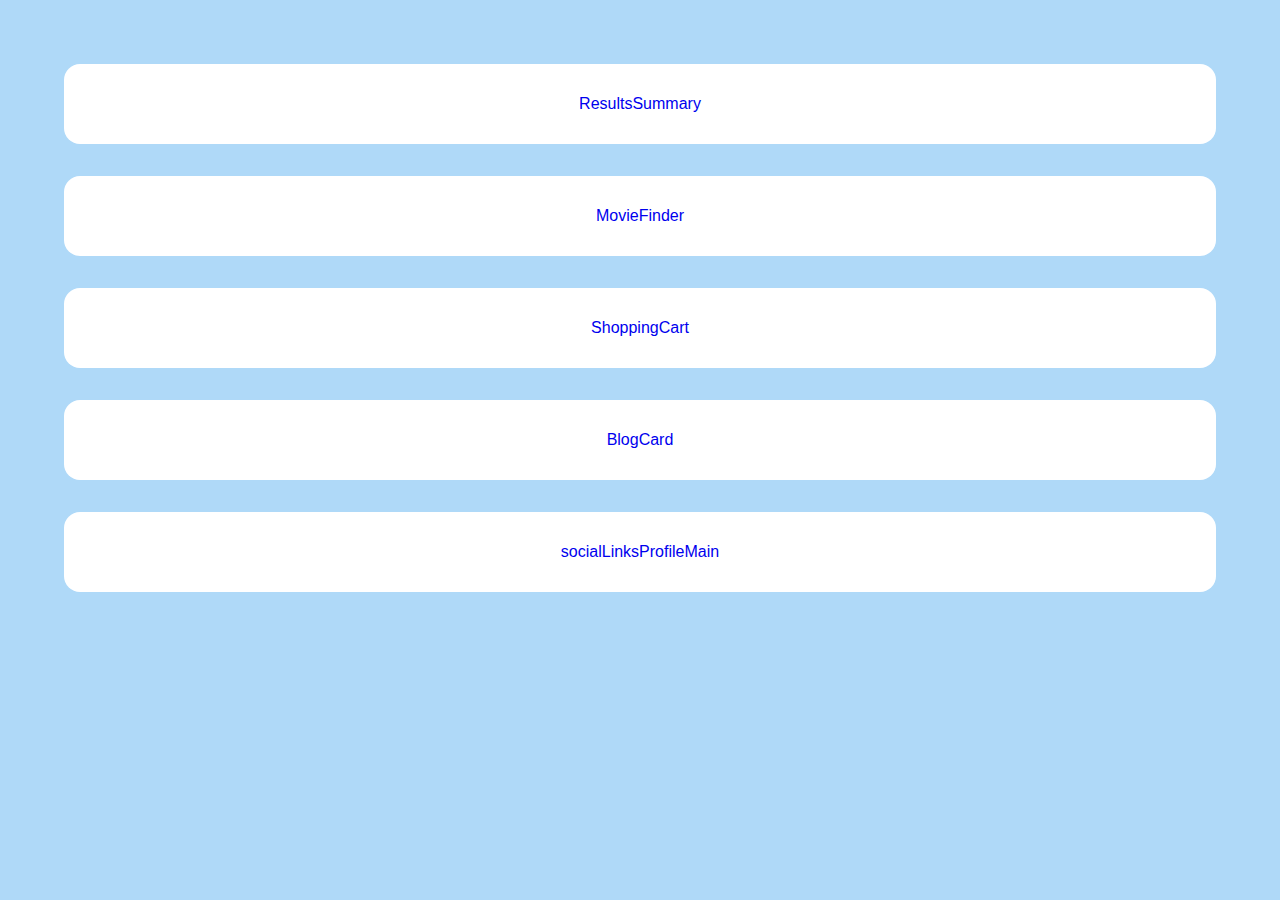
<file: index.html>
<!DOCTYPE html>
<html lang="en">
<head>
  <meta charset="UTF-8">
  <meta name="viewport" content="width=device-width, initial-scale=1.0">
  <title>Projects</title>
  <link rel="stylesheet" href="./node_modules/reset.css/reset.css">
  <link rel="stylesheet" href="styles.css">
</head>
<body>
  <ul>
    <li><a href="./resultsSummary/resultsSummary.html">ResultsSummary</a></li>
    <li><a href="./movieFinder/movieFinder.html">MovieFinder</a></li>
    <li><a href="./shoppingCart/shoppingCart.html">ShoppingCart</a></li>
    <li><a href="./blogPreviewCardMain/blogPreviewCardMain.html">BlogCard</a></li>
    <li><a href="./socialLinksProfileMain/socialLinksProfileMain.html">socialLinksProfileMain</a></li>
  </ul>
</body>
</html>
</file>
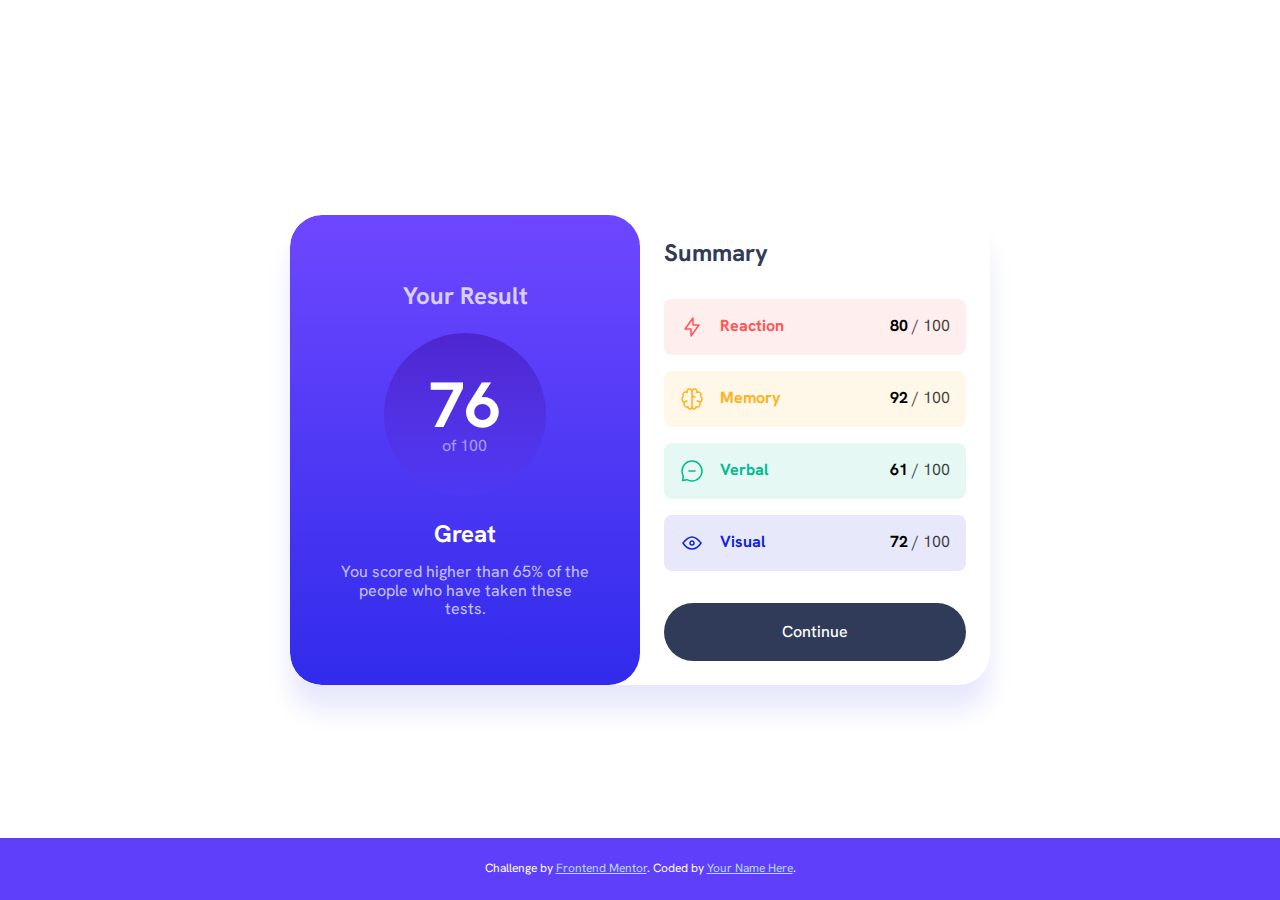
<file: results-summary/index.html>
<!DOCTYPE html>
<html lang="en">
<head>
  <meta charset="UTF-8">
  <meta name="viewport" content="width=device-width, initial-scale=1.0">

  <link rel="icon" type="image/png" sizes="32x32" href="./assets/images/favicon-32x32.png">
  <link rel="stylesheet" href="normalize.css">
  <link rel="stylesheet" href="styles.css">
  
  <title>Frontend Mentor | Results summary component</title>

</head>
<body>
  <div class="container">
    <div class="result">
      <h2 class="result-title">
        Your Result
      </h2>
      <div class="result-value">
        <span class="result-value-big">
          76
        </span>
        <span class="result-value-small">
          of 100
        </span>
      </div>
      <div class="result-desc">
        <h2>Great</h2>
        <p>You scored higher than 65% of the people who have taken these tests.</p>
      </div>
    </div>
    <div class="summary">
      <h2 class="summary-title">
        Summary
      </h2>
      <section class="summary-cats">
        <div id="cat-1" class="summary-cat">
          <img src="assets/images/icon-reaction.svg" alt="" class="summary-cat-icon">
          <span class="summary-cat-name">
            Reaction
          </span>
          <p class="summary-cat-value">
            <span class="bold">
              80 
            </span>
            <span class="light">
              / 100
            </span>
          </p>
        </div>
        <div id="cat-2" class="summary-cat">
          <img src="assets/images/icon-memory.svg" alt="" class="summary-cat-icon">
          <span class="summary-cat-name">
            Memory
          </span>
          <p class="summary-cat-value">
            <span class="bold">
              92 
            </span>
            <span class="light">
              / 100
            </span>
          </p>
        </div>
        <div id="cat-3" class="summary-cat">
          <img src="assets/images/icon-verbal.svg" alt="" class="summary-cat-icon">
          <span class="summary-cat-name">
            Verbal
          </span>
          <p class="summary-cat-value">
            <span class="bold">
              61 
            </span>
            <span class="light">
              / 100
            </span>
          </p>
        </div>
        <div id="cat-4" class="summary-cat">
          <img src="assets/images/icon-visual.svg" alt="" class="summary-cat-icon">
          <span class="summary-cat-name">
            Visual
          </span>
          <p class="summary-cat-value">
            <span class="bold">
              72
            </span>
            <span class="light">
              / 100
            </span>
          </p>
        </div>
      </section>
      <button class="summary-button">
        <span>
          Continue
        </span>
      </button>
    </div>
  </div>
  
  <div class="attribution">
    Challenge by <a href="https://www.frontendmentor.io?ref=challenge" target="_blank">Frontend Mentor</a>. 
    Coded by <a href="#">Your Name Here</a>.
  </div>
</body>
</html>
</file>
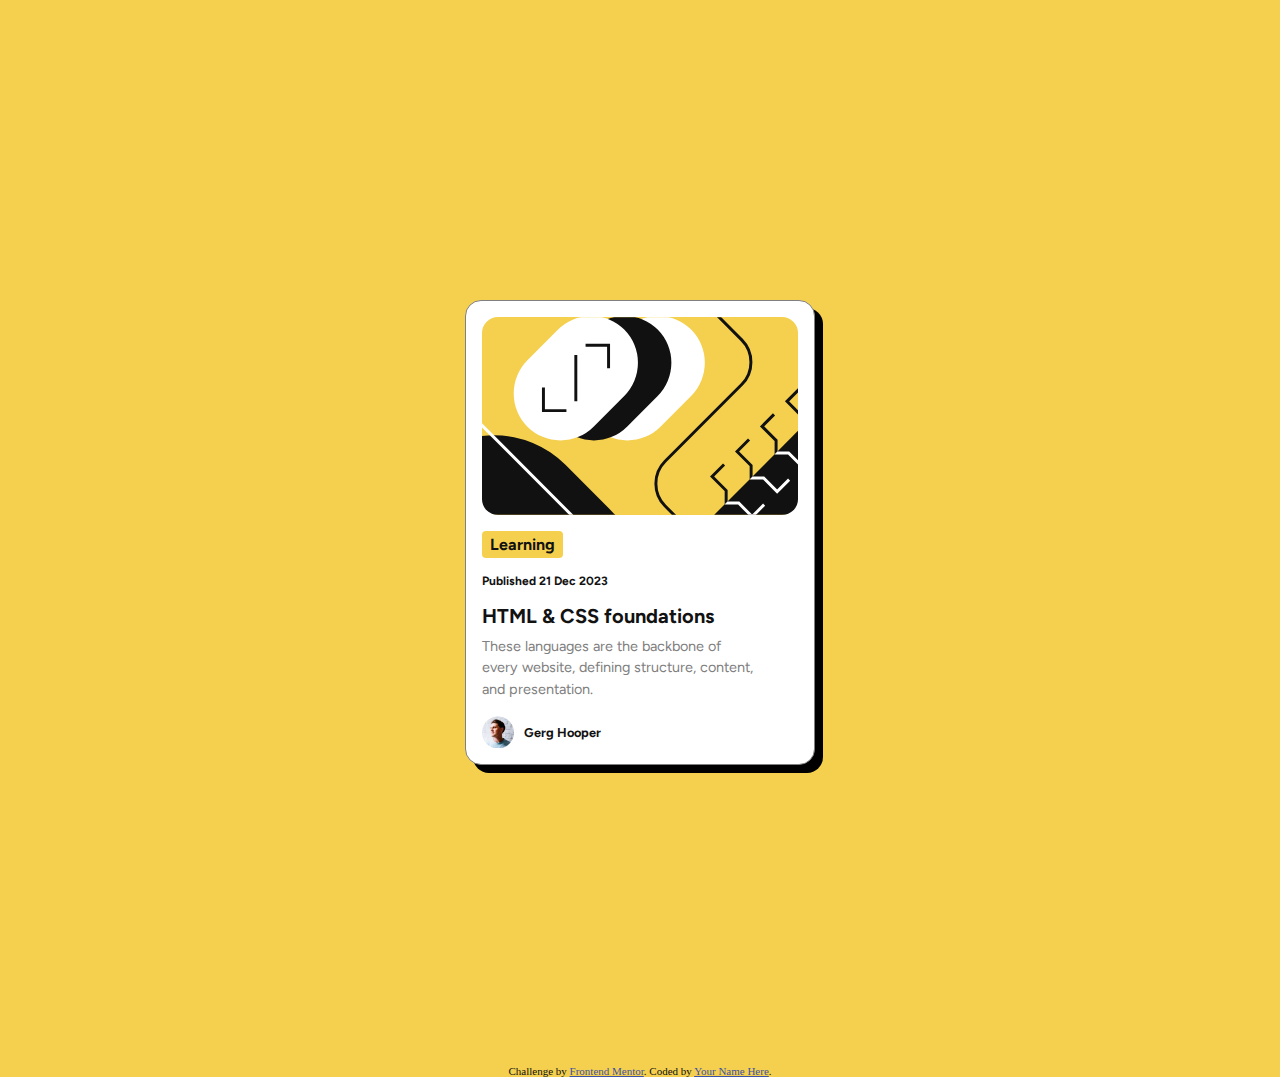
<file: blogPreviewCardMain/blogPreviewCardMain.html>
<!DOCTYPE html>
<html lang="en">
  <head>
    <meta charset="UTF-8" />
    <meta name="viewport" content="width=device-width, initial-scale=1.0" />
    <!-- displays site properly based on user's device -->

    <link
      rel="icon"
      type="image/png"
      sizes="32x32"
      href="assets/images/favicon-32x32.png"
    />

    <title>Frontend Mentor | Blog preview card</title>
    <link rel="stylesheet" href="styles.css">

    <!-- Feel free to remove these styles or customise in your own stylesheet 👍 -->
    <style>
      .attribution {
        font-size: 11px;
        text-align: center;
      }
      .attribution a {
        color: hsl(228, 45%, 44%);
      }
    </style>
  </head>
  <body>

    <article class="card">
      <picture class="card__image">
      </picture>
      <div class="card__tags">
        <span class="card__tag">Learning</span>
      </div>
      <p class="card__content">
        Published 
        <time datetime="2023-12-21">21 Dec 2023</time>
      </p>
      <h2 class="card__title">
        HTML & CSS foundations
      </h2>
      <p class="card__info">
        These languages are the backbone of every website, defining structure, content, and presentation.
      </p>
      <footer class="card__author">
        <picture class="card__author__avatar">
        </picture>
        <span>
          Gerg Hooper
        </span>
      </footer>
    </article>

    <div class="attribution">
      Challenge by
      <a href="https://www.frontendmentor.io?ref=challenge" target="_blank"
        >Frontend Mentor</a
      >. Coded by <a href="#">Your Name Here</a>.
    </div>
  </body>
</html>
</file>
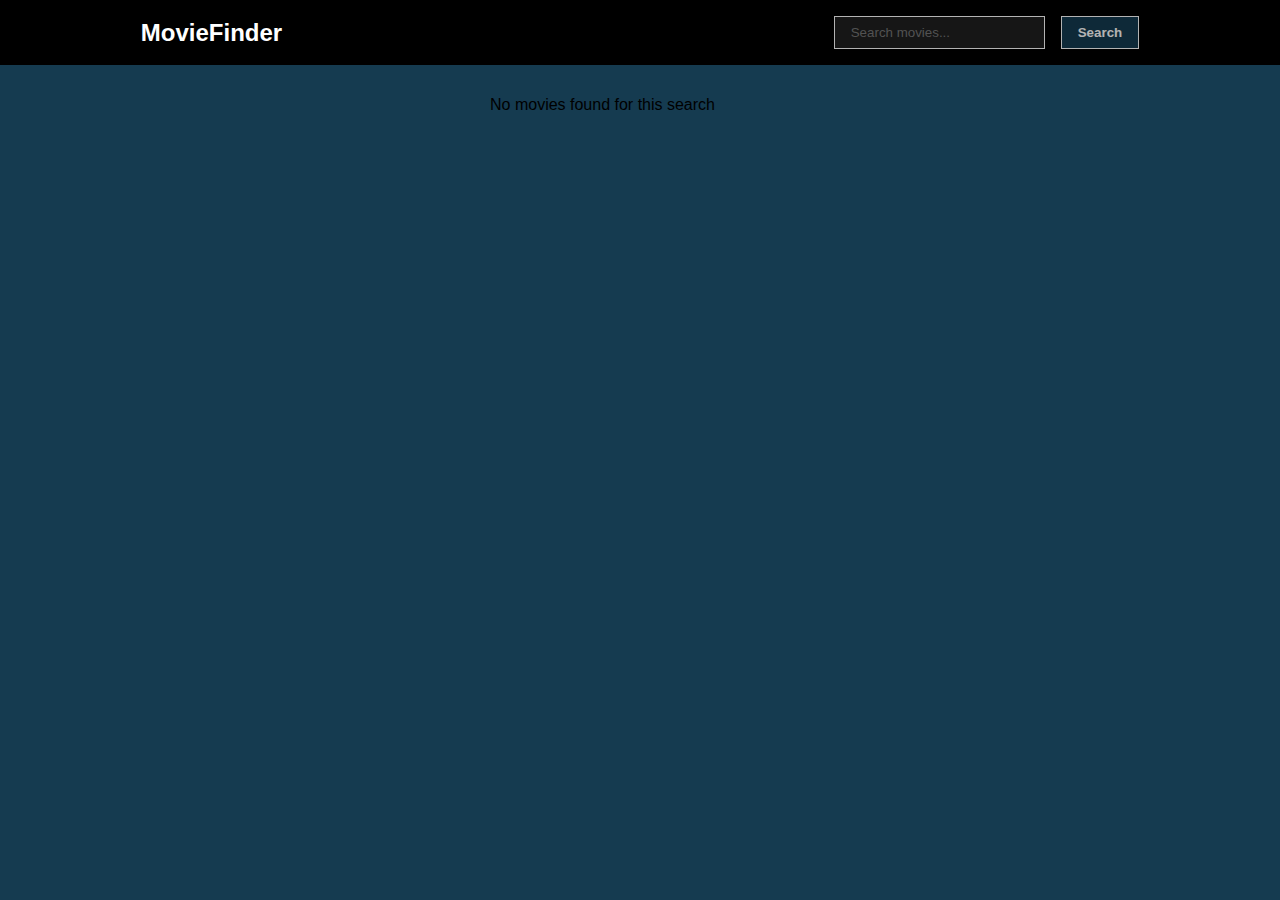
<file: movieFinder/movieFinder.html>
<!doctype html>
<html lang="en">
  <head>
    <meta charset="UTF-8" />
    <link rel="icon" type="image/svg+xml" href="./vite.svg" />
    <meta name="viewport" content="width=device-width, initial-scale=1.0" />
    <title>Vite + React + TS</title>
    <link rel="stylesheet" href="https://fonts.googleapis.com/css2?family=Material+Symbols+Outlined:opsz,wght,FILL,GRAD@24,400,0,0" />
    <script type="module" crossorigin src="./assets/index-H8Fex0Rd.js"></script>
    <link rel="stylesheet" crossorigin href="./assets/index-MeV-U5gr.css">
  </head>
  <body>
    <div id="root" class="container"></div>
  </body>
</html>
</file>
<file: styles.css>
ul {
  display: flex;
  padding-block: 5%;
  width: 100%;
  flex-direction: column;
  justify-content: center;
  align-items: center;
  gap: 2rem;
}

*{
  box-sizing: border-box;
}

body{
  font-family: Arial, "Helvetica Neue", Helvetica, sans-serif;
  background-color: #afd9f8;
}

li{
  width: 90%;
  background: #FFF;
  border-radius: 1rem;
  overflow: hidden;
}

a{
  text-decoration: none;
  display: inline-block;
  text-align: center;
  width: 100%;
  padding: 2rem;

}

a:hover {
  text-decoration: underline;
  background-color: #000;
}
</file>
<file: results-summary/styles.css>
:root{--op: .10}.attribution{z-index:200;font-size:12px;text-align:center;position:fixed;bottom:0;padding-block:1.5rem;width:100%;background:#603ffb;color:#fff}.attribution a{color:#b3daff}@font-face{font-family:"HankenGrotesk";src:url(assets/fonts/HankenGrotesk-VariableFont_wght.ttf);font-weight:100 900}*{margin:0;padding:0;box-sizing:border-box;font-family:"HankenGrotesk"}html{min-height:100vh}body{padding-bottom:4rem;min-height:100vh;display:flex}.container{border-radius:2rem;overflow:hidden;box-shadow:0 25px 25px 0 rgb(17, 37, 214, var(--op));width:min(700px,100%);position:absolute;top:50%;left:50%;transform:translate(-50%, -50%)}.container{display:grid;grid-template-columns:repeat(auto-fit, minmax(min(350px, 100%), 1fr))}.result,.summary{padding:1.5rem}.result{background:#6e47ff;background:linear-gradient(180deg, rgb(110, 71, 255) 0%, rgb(49, 43, 235) 100%);gap:1.5rem;display:flex;flex-direction:column;justify-content:center;align-items:center;flex-grow:1;border-radius:inherit}.result *{color:#fff}.result-title{opacity:.75}.result-value{background:rgba(110,71,255,.1);background:linear-gradient(0deg, rgba(110, 71, 255, 0.1) 0%, rgba(75, 35, 202, 0.9) 100%);width:fit-content;aspect-ratio:1/1;padding:2.5rem;border-radius:50%;display:flex;justify-content:center;align-items:center;flex-direction:column}.result-value-big{font-size:clamp(3rem,5vw,7rem);text-align:center;font-weight:700;line-height:1}.result-value-small{opacity:.5}.result-desc{text-align:center;width:85%;display:flex;flex-direction:column;gap:1rem}.result-desc p{opacity:.7}.summary{display:flex;flex-direction:column;flex-grow:1;color:#303b59}.summary-cats{margin:2rem 0;display:flex;flex-direction:column;gap:1rem}.summary-cat{display:flex;background:#f0f0f0;padding:1rem;border-radius:.5rem;align-items:center;justify-content:space-between;gap:1rem}.summary-cat-icon{height:1.5rem;display:block}.summary-cat-name{margin-right:auto;font-weight:700}.summary-cat-value{color:#000}.summary-cat-value .light{opacity:.75}.summary-cat-value .bold{font-weight:700}.summary-button{background-color:#303b59;color:#fff;border:none;padding:1.25rem;border-radius:2rem;font-weight:500;position:relative;overflow:hidden}.summary-button span{z-index:100;position:relative}.summary-button:hover{cursor:pointer}.summary-button:hover::after{height:100%}.summary-button::after{content:"";z-index:0;transition:.1s height;position:absolute;bottom:0;left:0;width:100%;height:0%;background:#6e47ff;background:linear-gradient(180deg, rgb(110, 71, 255) 0%, rgb(75, 35, 202) 100%)}#cat-1{color:#f55;background-color:rgb(255, 85, 85, var(--op))}#cat-2{color:#ffb21e;background-color:rgb(255, 178, 30, var(--op))}#cat-3{color:#00bb8f;background-color:rgb(0, 187, 143, var(--op))}#cat-4{color:#1125d6;background-color:rgb(17, 37, 214, var(--op))}@media screen and (max-width: 700px){.container{position:static;transform:none;width:100%;border-radius:0}.result{border-radius:0 0 2rem 2rem}.result-value{padding:1.5rem}}/*# sourceMappingURL=styles.css.map */
</file>
<file: blogPreviewCardMain/styles.css>
* {
  margin: 0;
  padding: 0;
  box-sizing: border-box;
}

:root {
  --main-color: hsl(47, 88%, 63%);
  --black-color: hsl(0, 0%, 7%);
  --white-color: hsl(0, 0%, 100%);
  --grey-color: hsl(0, 0%, 50%);
}

@font-face {
  font-family: "Figtree";
  src: url("assets/fonts/Figtree-VariableFont_wght.ttf");
  font-style: normal;
}


body {
  color: var(--black-color);
  background-color: var(--main-color);
}

.card {
  border: 1px solid var(--grey-color);
  background-color: var(--white-color);
  max-width: min(350px, 90%);
  margin: 300px auto;
  display: flex;
  flex-direction: column;
  gap: 1rem;
  font-family: "Figtree", Arial, "Helvetica Neue", Helvetica, sans-serif;
  border-radius: 1rem;
  overflow: hidden;
  padding: 1rem;
  box-shadow: .5rem .5rem 0 0 black;
  transition: box-shadow linear .1s;

  &:hover {
    box-shadow: 1rem 1rem 0 0 black;
  }
}

.card__image {
  align-self: center;
  width: 100%;
  border-radius: 1rem;
  display: flex;
  position: relative;
  justify-content: center;
  align-items: center;
  overflow: hidden;
  aspect-ratio: 8/5;
  background-color: var(--main-color);
  background-image: url("assets/images/illustration-article.svg");
  background-repeat: no-repeat;
  background-position: center;
  background-size: cover;
}

.card__tags {
  width: 100%;
  display: flex;
  flex-wrap: wrap;
  gap: 0.5rem;
}

.card__tag {
  display: inline-block;
  background-color: var(--main-color);
  font-weight: bold;
  padding: 0.25rem 0.5rem;
  border-radius: 0.25rem;
}

.card__content {
  font-weight: bold;
  font-size: 0.75rem;
}

.card__title {
  font-size: 1.25rem;
  cursor: pointer;

  &:hover {
    color: hsl(47, 88%, 63%);
  }
}

.card__info {
  color: var(--grey-color);
  margin-top: -.5rem;
  text-wrap: pretty;
  font-size: .9rem;
  line-height: 1.35rem;
}


.card__author {
  display: flex;
  align-items: center;
  font-size: .8rem;
  justify-content: start;
  gap: .75em;
  font-weight: bold;
}

.card__author__avatar{
  width: 2.5em;
  height: 2.5em;
  background-size: cover;
  background-image: url('assets/images/image-avatar.webp');
}
</file>
<file: movieFinder/assets/index-MeV-U5gr.css>
html,body,div,span,applet,object,iframe,h1,h2,h3,h4,h5,h6,p,blockquote,pre,a,abbr,acronym,address,big,cite,code,del,dfn,em,img,ins,kbd,q,s,samp,small,strike,strong,sub,sup,tt,var,b,u,i,center,dl,dt,dd,ol,ul,li,fieldset,form,label,legend,table,caption,tbody,tfoot,thead,tr,th,td,article,aside,canvas,details,embed,figure,figcaption,footer,header,hgroup,menu,nav,output,ruby,section,summary,time,mark,audio,video{margin:0;padding:0;border:0;font-size:100%;font:inherit;vertical-align:baseline}article,aside,details,figcaption,figure,footer,header,hgroup,menu,nav,section{display:block}body{line-height:1}ol,ul{list-style:none}blockquote,q{quotes:none}blockquote:before,blockquote:after,q:before,q:after{content:"";content:none}table{border-collapse:collapse;border-spacing:0}*{margin:0;padding:0;box-sizing:border-box}:root{--bg-color: #153b50}body{background:var(--bg-color)}.container{margin-inline:auto;font-family:Arial,Helvetica Neue,Helvetica,sans-serif;width:min(100%,1000px);display:flex;align-items:center;flex-direction:column}.topBar{padding:1rem;padding-inline:11vw;width:100vw;background:#000;color:#fff;display:flex;justify-content:space-between;align-items:center;flex-wrap:wrap;gap:1rem}.topBar__title{font-weight:700;font-size:1.5rem}.searchForm{display:flex;gap:1rem}.searchForm__input{color:#fff;width:100%;background:#202020;padding:.5rem 1rem;border:1px solid #fff;opacity:.7}.searchForm__input:hover,.searchForm__input:focus{opacity:1;outline:none}.searchForm__btn{background:var(--bg-color);font-weight:700;padding:.5rem 1rem;border:1px solid #fff;color:#fff;cursor:pointer;opacity:.7}.searchForm__btn:hover{opacity:1}.results{padding-top:2rem;width:100%;display:grid;grid-template-columns:repeat(auto-fit,min(100%,300px));justify-content:space-evenly;gap:1rem}.movie{background:#000;color:#fff}.movie__poster{width:100%;position:relative;overflow:hidden;display:flex;justify-content:center;align-items:center;aspect-ratio:3/4}.movie__img{min-width:100%;min-height:100%;transition:all .1s}.movie .info{width:100%;padding:1rem;display:flex;flex-wrap:wrap;gap:1rem}.movie__title{width:100%;font-weight:700;text-align:left;text-overflow:ellipsis;overflow:hidden;white-space:nowrap;max-height:1em}.movie__data{text-transform:capitalize;background-color:var(--bg-color);border:1px solid #FFF;line-height:0;padding:.75em;opacity:.5}.movie__data:hover{opacity:1}.movie:hover{cursor:pointer}.movie:hover .movie__img{min-width:105%;min-height:105%}
</file>
